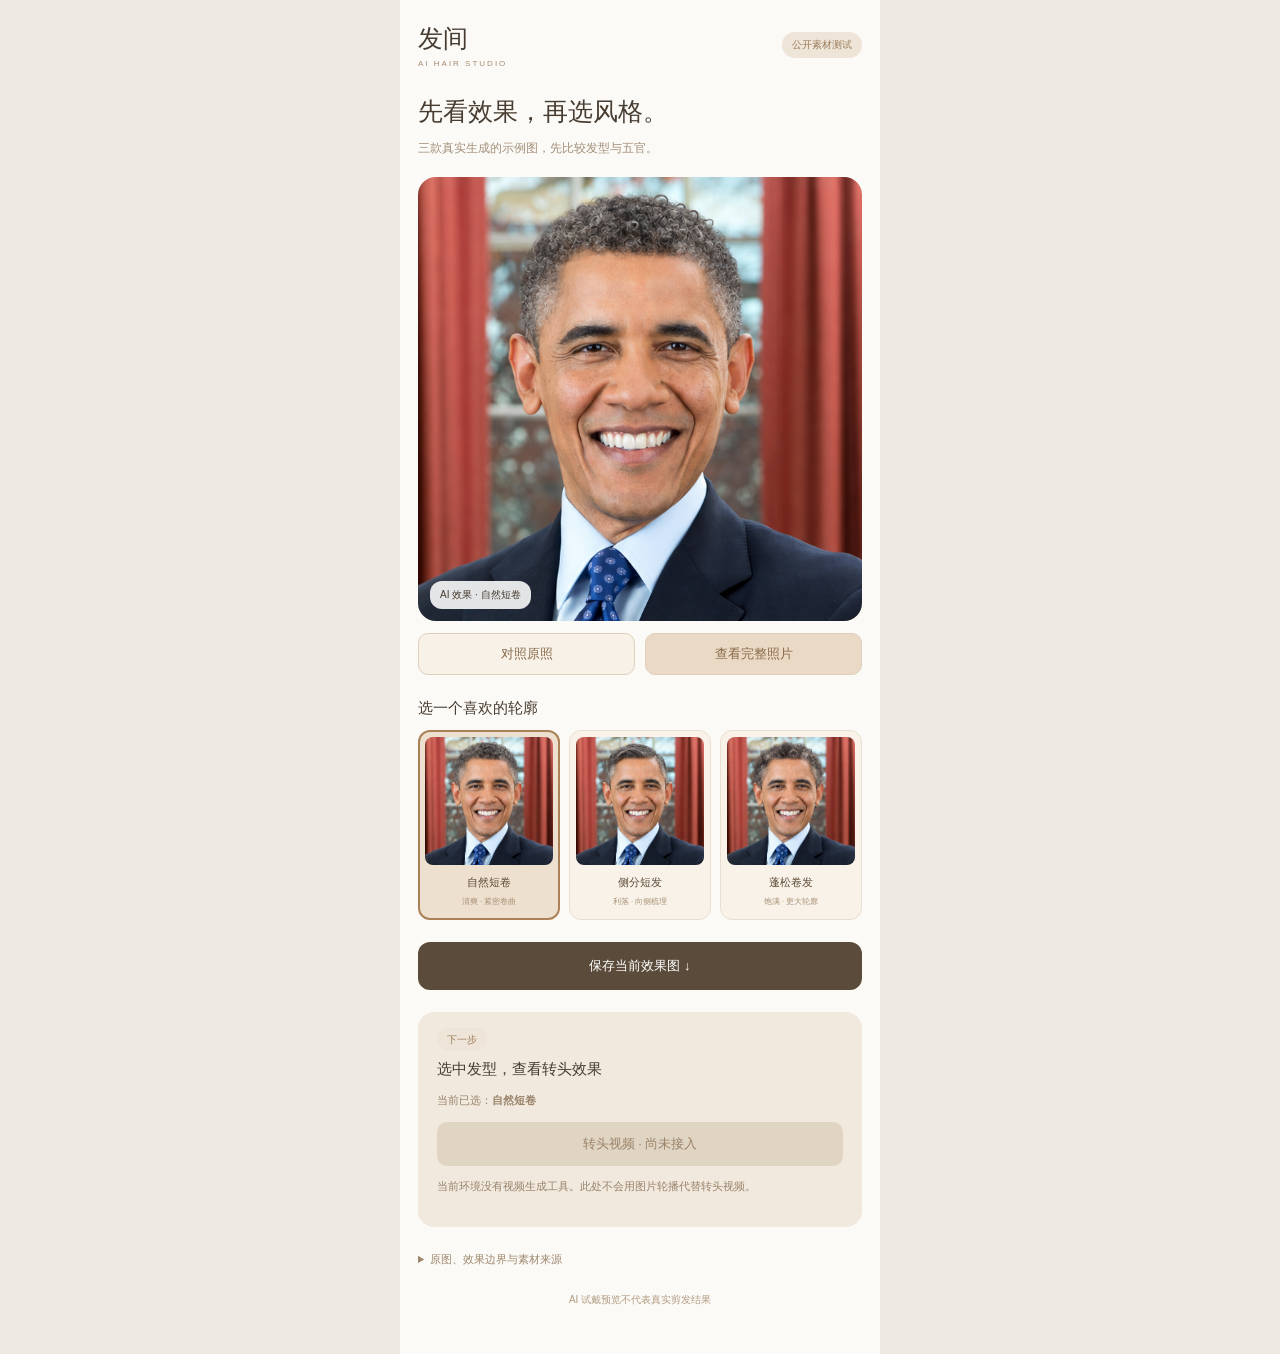
<file: docs/ai-tryon.html>
<!doctype html><html lang="zh-CN"><head><meta charset="utf-8"><meta name="viewport" content="width=device-width,initial-scale=1"><title>发间 · AI 发型试戴</title><link rel="stylesheet" href="ai-tryon.css"></head><body><main><header><span>发间 <small>AI HAIR STUDIO</small></span><span class="tag">公开素材测试</span></header><h1>先看效果，再选风格。</h1><p class="intro">三款真实生成的示例图，先比较发型与五官。</p><section class="preview" id="preview"><img id="result" src="assets/ai-tryon/crop.png" alt="AI 生成的自然短卷示例"><span class="image-label" id="image-label">AI 效果 · 自然短卷</span></section><div class="tools"><button id="original" aria-pressed="false">对照原照</button><button id="zoom" aria-pressed="true">查看完整照片</button></div><h2>选一个喜欢的轮廓</h2><div class="choices"><button data-style="crop" class="active" aria-pressed="true"><div><img src="assets/ai-tryon/crop.png" alt="自然短卷缩略图"></div><b>自然短卷</b><small>清爽 · 紧密卷曲</small></button><button data-style="part" aria-pressed="false"><div><img src="assets/ai-tryon/part.png" alt="侧分短发缩略图"></div><b>侧分短发</b><small>利落 · 向侧梳理</small></button><button data-style="curls" aria-pressed="false"><div><img src="assets/ai-tryon/curls.png" alt="蓬松卷发缩略图"></div><b>蓬松卷发</b><small>饱满 · 更大轮廓</small></button></div><a id="download" class="primary" href="assets/ai-tryon/crop.png" download="AI示例-自然短卷.png">保存当前效果图 ↓</a><section class="video"><span class="tag">下一步</span><h2>选中发型，查看转头效果</h2><p>当前已选：<strong id="chosen">自然短卷</strong></p><button disabled>转头视频 · 尚未接入</button><p>当前环境没有视频生成工具。此处不会用图片轮播代替转头视频。</p></section><details><summary>原图、效果边界与素材来源</summary><p>这些是预先生成的二维效果图，选择卡片只是切换已生成的结果。尚不支持上传本人照片后在线生成，也不支持实时调节长度、蓬松度。</p><p>三张结果保留了相近的表情和构图，但不保证像素级五官一致。第三款实际生成的是较蓬松卷发，未严格达到提示中的中长长度。侧面一致性尚未验证。</p><p>原照：Pete Souza / 白宫官方肖像，公有领域，仅作技术测试，无代言含义。<a href="https://commons.wikimedia.org/wiki/File:President_Barack_Obama.jpg" target="_blank" rel="noopener">来源说明</a> · <a href="assets/ai-tryon/GENERATION.md">生成记录</a></p></details><p class="foot">AI 试戴预览不代表真实剪发结果</p><p id="error" role="alert"></p></main><script src="ai-tryon.js"></script></body></html>
</file>
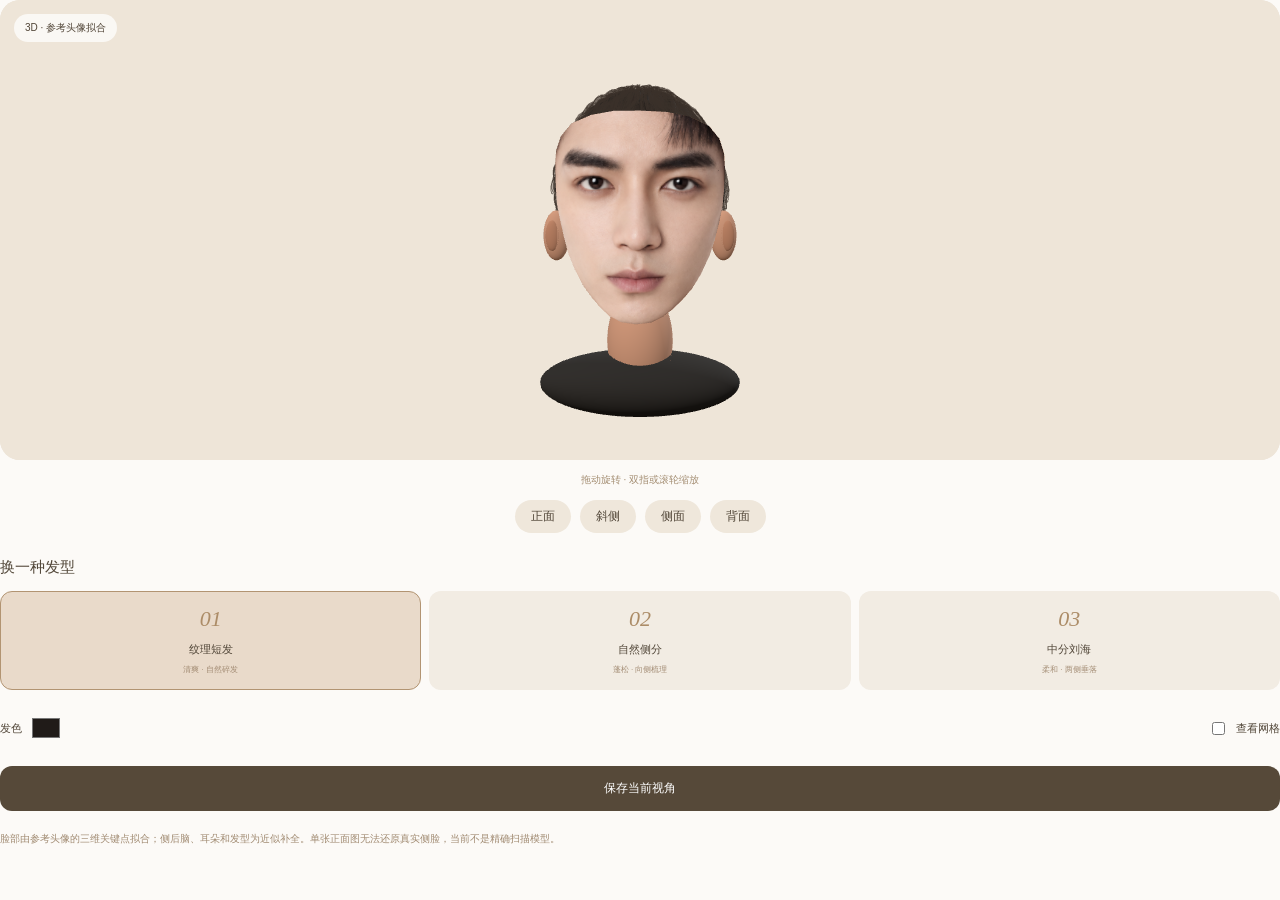
<file: docs/avatar3d.html>
<!doctype html><html lang="zh-CN"><head><meta charset="utf-8"><meta name="viewport" content="width=device-width,initial-scale=1"><title>参考头像三维试戴</title><link rel="stylesheet" href="avatar3d.css"></head><body><div id="stage"><p id="status" role="status">正在加载参考头像网格…</p><span class="badge">3D · 参考头像拟合</span></div><p class="hint">拖动旋转 · 双指或滚轮缩放</p><div class="views"><button data-angle="0">正面</button><button data-angle="0.65">斜侧</button><button data-angle="1.57">侧面</button><button data-angle="3.14">背面</button></div><h2>换一种发型</h2><div class="hairstyles"><button data-hair="crop" class="active" aria-pressed="true"><b>01</b>纹理短发<small>清爽 · 自然碎发</small></button><button data-hair="part" aria-pressed="false"><b>02</b>自然侧分<small>蓬松 · 向侧梳理</small></button><button data-hair="curtain" aria-pressed="false"><b>03</b>中分刘海<small>柔和 · 两侧垂落</small></button></div><div class="options"><label>发色 <input type="color" id="hair-color" value="#201b18"></label><label><input id="wire" type="checkbox"> 查看网格</label></div><button id="download">保存当前视角</button><p class="note">脸部由参考头像的三维关键点拟合；侧后脑、耳朵和发型为近似补全。单张正面图无法还原真实侧脸，当前不是精确扫描模型。</p><script type="module" src="avatar3d.js"></script></body></html>
</file>
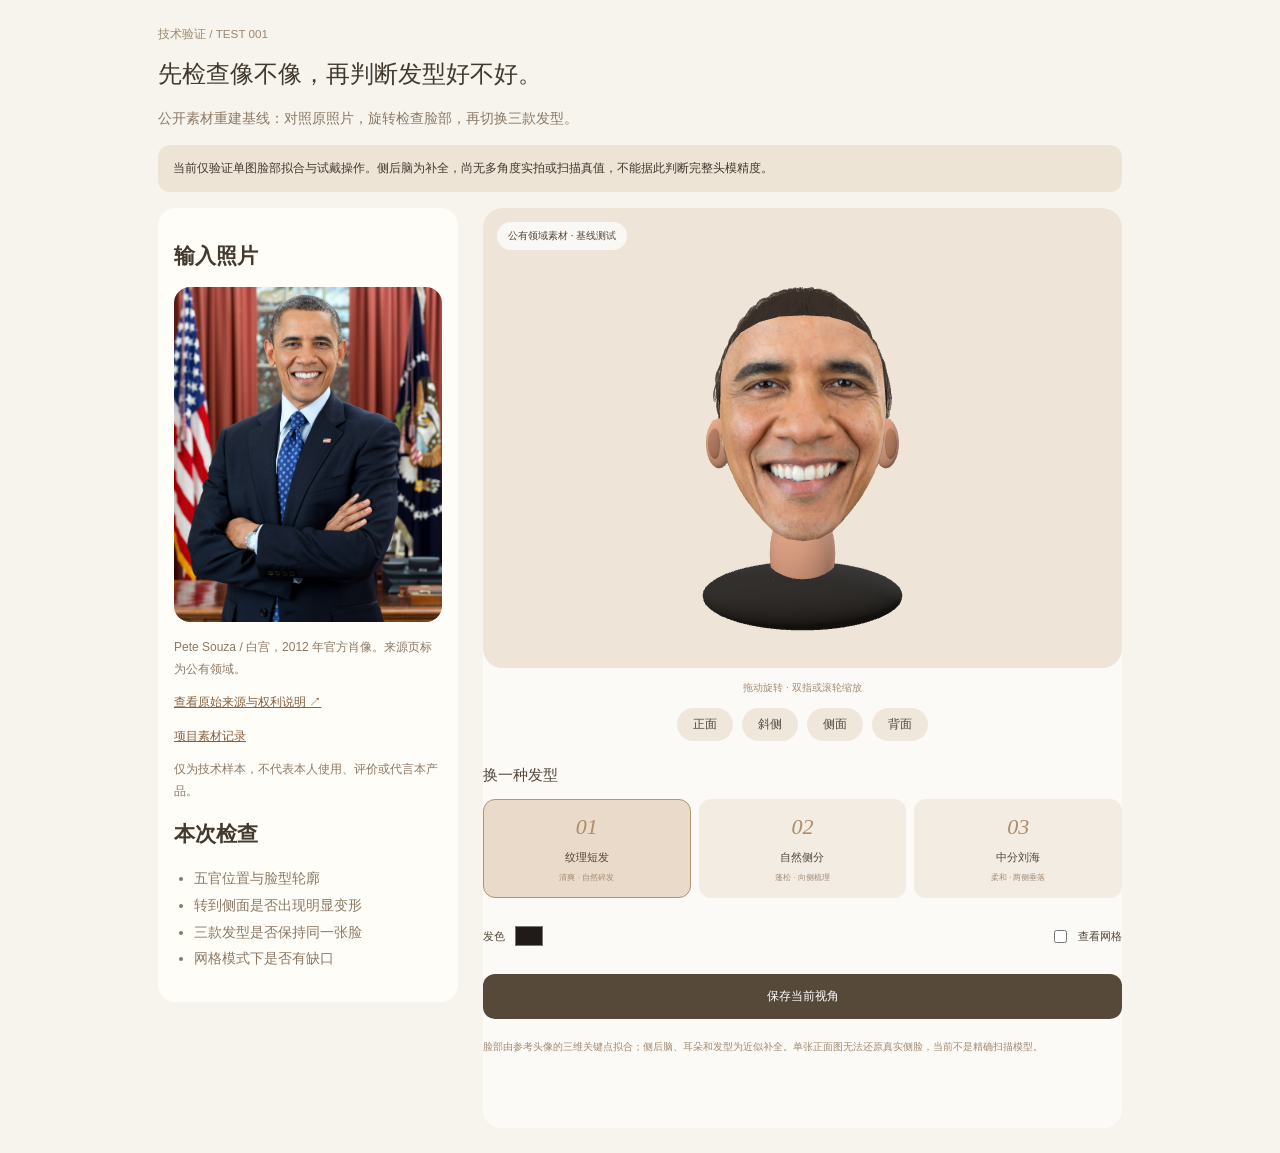
<file: docs/public-test.html>
<!doctype html><html lang="zh-CN"><head><meta charset="utf-8"><meta name="viewport" content="width=device-width,initial-scale=1"><title>公开素材 · 头模验证</title><style>
*{box-sizing:border-box}body{margin:0;background:#f7f4ee;color:#42392f;font:14px 'Microsoft YaHei',sans-serif}main{max-width:1000px;margin:auto;padding:25px 18px}h1{font-size:24px;font-weight:500}p{line-height:1.8;color:#8b7965}.grid{display:grid;grid-template-columns:300px 1fr;gap:25px}.source img{width:100%;border-radius:16px}.source{background:#fffdf8;padding:16px;border-radius:18px;align-self:start}.source a{color:#85603f}.source p{font-size:12px}iframe{width:100%;height:920px;border:0;border-radius:18px}small{color:#9b876e}.notice{padding:15px;background:#ede4d6;border-radius:12px;font-size:12px}ul{line-height:1.9;color:#8b7965;padding-left:20px}@media(max-width:700px){.grid{grid-template-columns:1fr}.source img{height:200px;object-fit:contain}.source h2{font-size:16px}iframe{height:940px}}
</style></head><body><main><small>技术验证 / TEST 001</small><h1>先检查像不像，再判断发型好不好。</h1><p>公开素材重建基线：对照原照片，旋转检查脸部，再切换三款发型。</p><div class="notice">当前仅验证单图脸部拟合与试戴操作。侧后脑为补全，尚无多角度实拍或扫描真值，不能据此判断完整头模精度。</div><br><div class="grid"><section class="source"><h2>输入照片</h2><img src="assets/public-test/portrait.jpg" alt="Pete Souza 拍摄的奥巴马官方肖像，作为头模技术测试素材"><p>Pete Souza / 白宫，2012 年官方肖像。来源页标为公有领域。</p><p><a href="https://commons.wikimedia.org/wiki/File:President_Barack_Obama.jpg" target="_blank" rel="noopener">查看原始来源与权利说明 ↗</a></p><p><a href="assets/public-test/SOURCE.md">项目素材记录</a></p><p>仅为技术样本，不代表本人使用、评价或代言本产品。</p><h2>本次检查</h2><ul><li>五官位置与脸型轮廓</li><li>转到侧面是否出现明显变形</li><li>三款发型是否保持同一张脸</li><li>网格模式下是否有缺口</li></ul></section><iframe src="avatar3d.html?sample=public-test" title="公开素材三维头模与三款发型测试"></iframe></div></main></body></html>
</file>
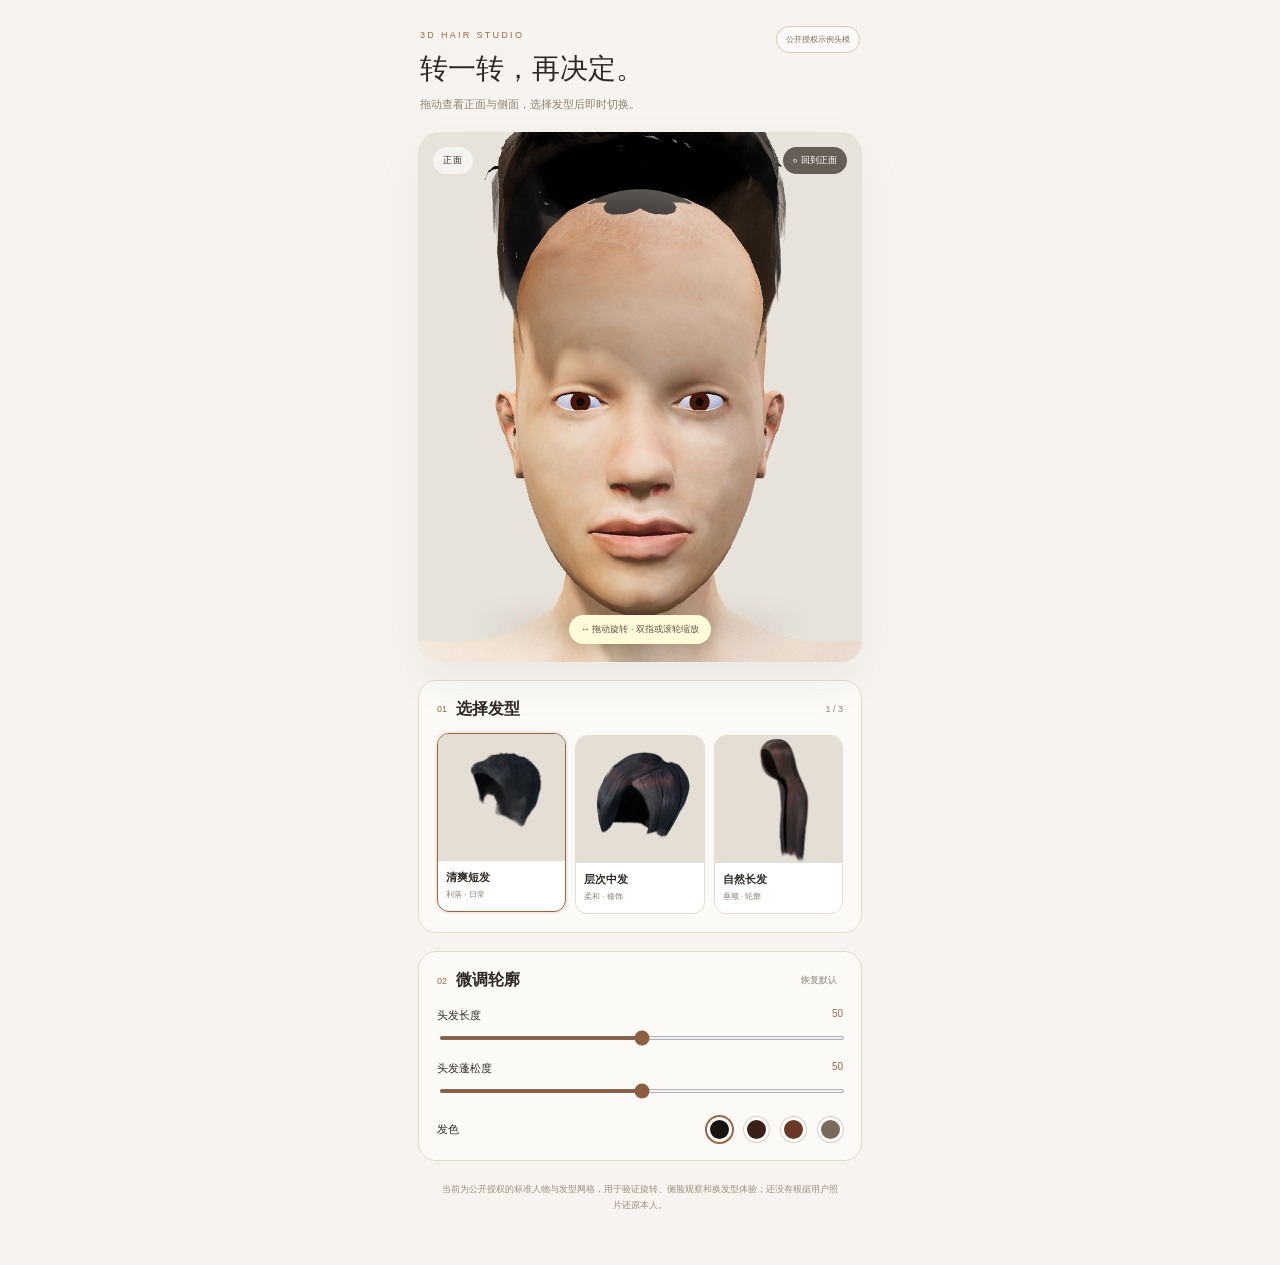
<file: docs/salon3d.html>
<!doctype html>
<html lang="zh-CN">
<head>
  <meta charset="utf-8">
  <meta name="viewport" content="width=device-width,initial-scale=1,viewport-fit=cover">
  <title>发间 · 3D 发型试戴</title>
  <link rel="stylesheet" href="salon3d.css">
</head>
<body>
  <main>
    <header class="page-head">
      <div>
        <span class="kicker">3D HAIR STUDIO</span>
        <h1>转一转，再决定。</h1>
        <p>拖动查看正面与侧面，选择发型后即时切换。</p>
      </div>
      <span class="demo-badge">公开授权示例头模</span>
    </header>

    <section class="viewer-card" aria-label="可旋转三维头模">
      <div id="viewport"></div>
      <div id="loading" role="status"><span></span><b>正在准备 3D 头模</b><small>首次打开需要加载模型与纹理</small></div>
      <div class="viewer-top">
        <span id="view-label">正面</span>
        <button id="reset" type="button">↻ 回到正面</button>
      </div>
      <div class="drag-hint">↔ 拖动旋转 · 双指或滚轮缩放</div>
    </section>

    <section class="panel">
      <div class="section-title"><div><small>01</small><h2>选择发型</h2></div><span id="style-count">1 / 3</span></div>
      <div class="styles" role="radiogroup" aria-label="发型选择">
        <button class="style active" type="button" data-style="short" role="radio" aria-checked="true">
          <img src="assets/salon3d/thumb-short01.png" alt="清爽短发预览"><b>清爽短发</b><small>利落 · 日常</small>
        </button>
        <button class="style" type="button" data-style="bob" role="radio" aria-checked="false">
          <img src="assets/salon3d/thumb-bob01.png" alt="层次中发预览"><b>层次中发</b><small>柔和 · 修饰</small>
        </button>
        <button class="style" type="button" data-style="long" role="radio" aria-checked="false">
          <img src="assets/salon3d/thumb-long01.png" alt="自然长发预览"><b>自然长发</b><small>垂顺 · 轮廓</small>
        </button>
      </div>
    </section>

    <section class="panel adjustments">
      <div class="section-title"><div><small>02</small><h2>微调轮廓</h2></div><button id="restore" type="button">恢复默认</button></div>
      <label><span>头发长度 <output id="length-value">50</output></span><input id="length" type="range" min="0" max="100" value="50"></label>
      <label><span>头发蓬松度 <output id="volume-value">50</output></span><input id="volume" type="range" min="0" max="100" value="50"></label>
      <div class="color-row"><span>发色</span><div role="radiogroup" aria-label="发色选择">
        <button class="color active" type="button" data-color="#171412" style="--swatch:#171412" aria-label="自然黑" aria-checked="true"></button>
        <button class="color" type="button" data-color="#3a2117" style="--swatch:#3a2117" aria-label="深棕" aria-checked="false"></button>
        <button class="color" type="button" data-color="#6a3925" style="--swatch:#6a3925" aria-label="暖棕" aria-checked="false"></button>
        <button class="color" type="button" data-color="#786b5c" style="--swatch:#786b5c" aria-label="雾灰棕" aria-checked="false"></button>
      </div></div>
    </section>

    <p class="boundary">当前为公开授权的标准人物与发型网格，用于验证旋转、侧脸观察和换发型体验；还没有根据用户照片还原本人。</p>
    <p id="error" role="alert"></p>
  </main>
  <script type="module" src="salon3d.js"></script>
</body>
</html>
</file>
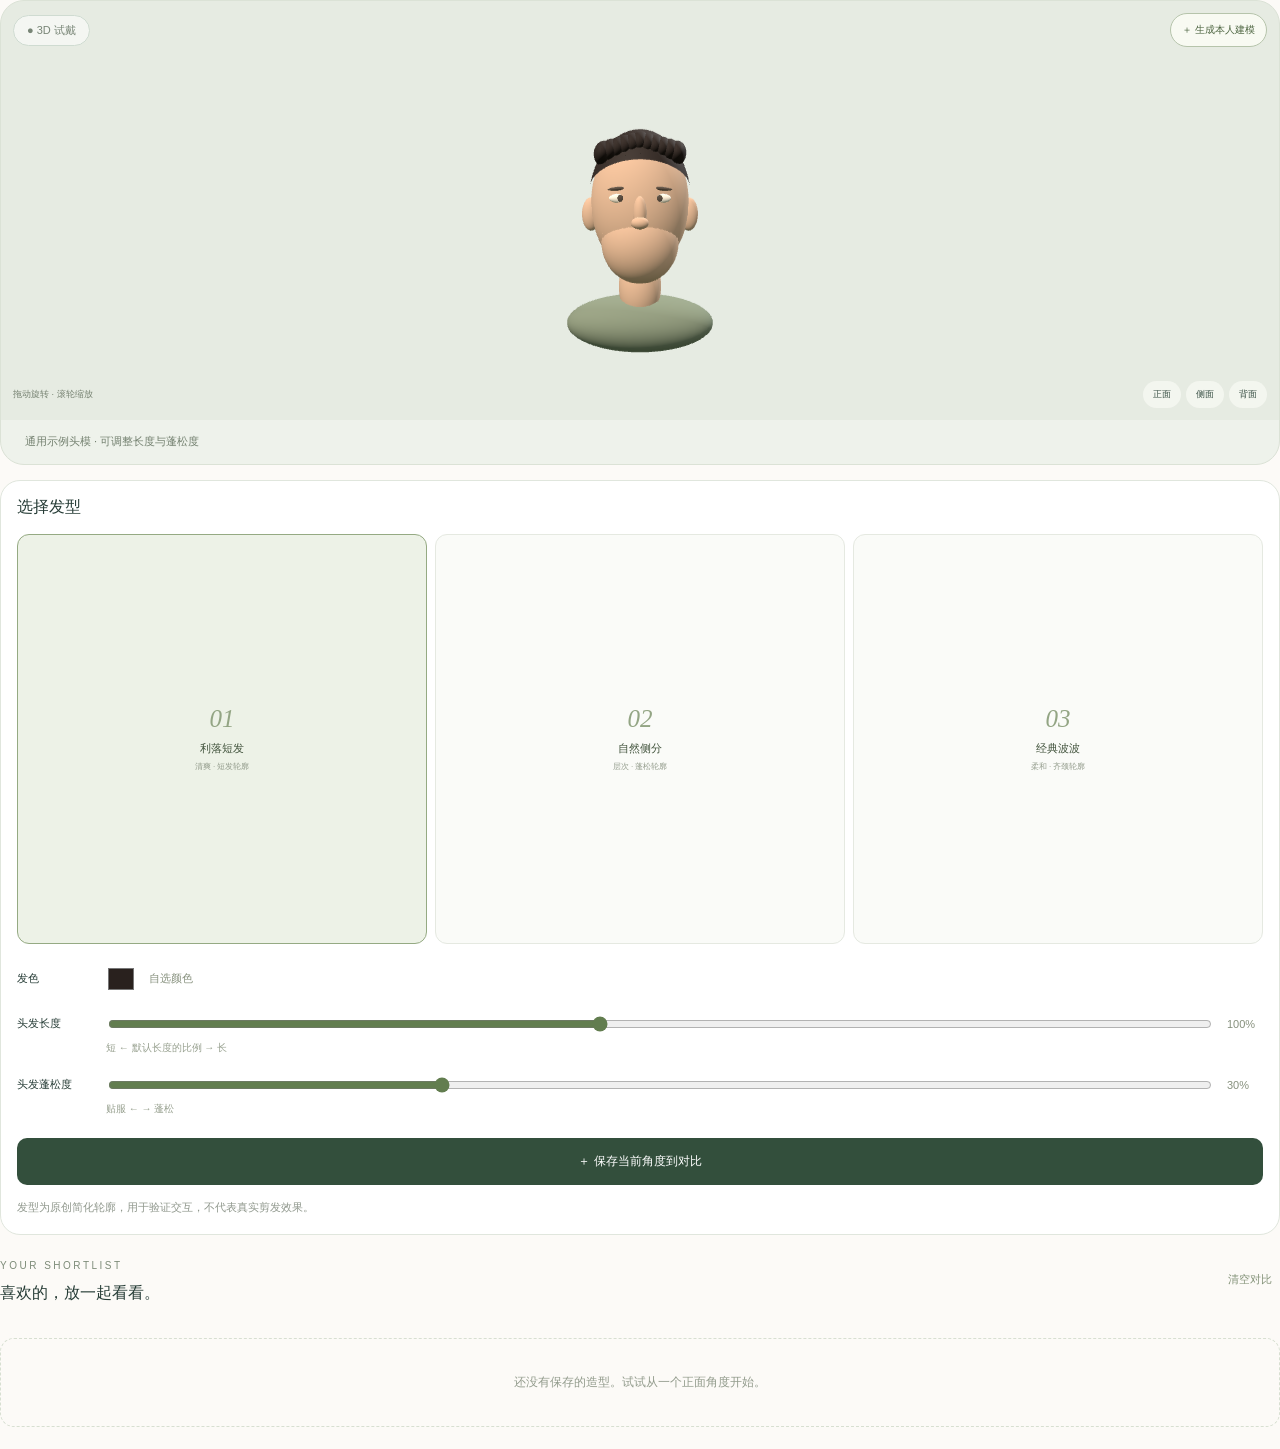
<file: docs/studio.html>
<!doctype html>
<html lang="zh-CN">
<head><meta charset="utf-8"><meta name="viewport" content="width=device-width, initial-scale=1"><title>发型实验室 · Hair Studio</title><link rel="stylesheet" href="studio.css"></head>
<body class="embedded">
<header><a class="brand" href="/">◒ <span>发型实验室<small>HAIR STUDIO</small></span></a><span class="pill">早期体验 · 01</span></header>
<main>
<div class="intro"><span class="eyebrow">A LITTLE CHANGE, A NEW YOU</span><h1>换个发型，<em>看看新的自己。</em></h1><p>转一转，看清每个角度。把喜欢的造型放在一起比较。</p></div>
<div class="workspace">
<section class="viewer-panel"><div class="viewer-top"><span class="pill">● 3D 试戴</span><button id="open-photos" class="generate-button" aria-haspopup="dialog">＋ 生成本人建模</button></div><div id="viewport" aria-label="三维示例头模，拖动可旋转"><p id="loading">正在准备三维试戴…</p></div><div class="viewer-bottom"><span>拖动旋转 · 滚轮缩放</span><div><button id="front">正面</button><button id="side">侧面</button><button id="back">背面</button></div></div><div class="notice">通用示例头模 · 可调整长度与蓬松度</div></section>
<aside>

<section class="card"><h2>选择发型</h2><div class="styles"><button data-style="crop" class="style active" aria-pressed="true"><b>01</b><span>利落短发<small>清爽 · 短发轮廓</small></span><i>↗</i></button><button data-style="part" class="style" aria-pressed="false"><b>02</b><span>自然侧分<small>层次 · 蓬松轮廓</small></span><i>↗</i></button><button data-style="bob" class="style" aria-pressed="false"><b>03</b><span>经典波波<small>柔和 · 齐颈轮廓</small></span><i>↗</i></button></div><div class="control"><label for="color">发色</label><input id="color" type="color" value="#29211e"><span id="color-name">自选颜色</span></div><div class="control"><label for="length">头发长度</label><input id="length" type="range" min="60" max="150" value="100" aria-describedby="length-help"><output id="length-value" for="length">100%</output></div><p class="slider-help" id="length-help">短 ← 默认长度的比例 → 长</p><div class="control"><label for="volume">头发蓬松度</label><input id="volume" type="range" min="0" max="100" value="30"><output id="volume-value" for="volume">30%</output></div><p class="slider-help">贴服 ← → 蓬松</p><button id="save" class="primary">＋ 保存当前角度到对比</button><p class="hint">发型为原创简化轮廓，用于验证交互，不代表真实剪发效果。</p></section>
</aside></div>
<section class="comparison"><div class="section-title"><div><span class="eyebrow">YOUR SHORTLIST</span><h2>喜欢的，放一起看看。</h2></div><button id="clear-saved" class="text-button">清空对比</button></div><div id="saved" class="saved"><p class="empty">还没有保存的造型。试试从一个正面角度开始。</p></div></section>
<footer>发型实验室 / 本地技术原型 <span>照片不会上传 · 无付费服务</span></footer>
</main><dialog id="photo-dialog" aria-labelledby="photo-dialog-title"><div class="dialog-heading"><h2 id="photo-dialog-title">生成本人建模</h2><button id="close-photos" aria-label="关闭照片准备窗口">×</button></div><section class="card"><div class="section-title"><h2><span>01</span> 准备你的照片</h2><button id="clear" class="text-button">清除</button></div><p class="hint">自然光、露出额头、保持平视，每张不超过 10 MB。</p><div class="photos" id="photos"></div><p id="photo-status" class="hint" aria-live="polite">照片仅保留在当前页面，刷新后清除。</p></section><p class="dialog-note">个人头模生成功能尚未接入，目前可准备和预览照片，不会上传。</p><button id="done-photos" class="primary">完成照片准备</button></dialog><div id="toast" role="status"></div><script type="module" src="app.js"></script>
</body></html>
</file>
<file: docs/ai-tryon.css>
*{box-sizing:border-box}body{margin:0;background:#eeeae3;color:#473c31;font:13px 'Microsoft YaHei',sans-serif}main{max-width:480px;margin:auto;padding:22px 18px 35px;background:#fcfaf6;min-height:100vh}header{display:flex;align-items:center;justify-content:space-between}header>span:first-child{font-size:25px;font-family:serif}header small{display:block;letter-spacing:2px;font:8px sans-serif;margin-top:4px;color:#a18a70}.tag{font-size:10px;padding:6px 10px;border-radius:15px;background:#eee4d7;color:#9b7d5d}h1{font-size:25px;font-weight:500;margin:27px 0 10px}h2{font-size:15px;font-weight:500}.intro{font-size:12px;color:#a28f78;margin-bottom:20px}.preview{position:relative;aspect-ratio:1;overflow:hidden;border-radius:18px;background:#eee2d2}.preview>img{position:absolute;width:180%;max-width:none;left:-40%;top:0;display:block}.preview.full{aspect-ratio:4/5}.preview.full>img{width:100%;left:0}.image-label{position:absolute;bottom:12px;left:12px;padding:7px 10px;background:#ffffffdf;border-radius:12px;font-size:10px}.tools{display:flex;gap:10px;margin:12px 0 24px}button{font:inherit;cursor:pointer}button:focus-visible,a:focus-visible{outline:3px solid #b68a60;outline-offset:3px}.tools button{flex:1;padding:11px;border:1px solid #dfcfbb;background:#f7f1e8;border-radius:10px;color:#896a49}.tools button[aria-pressed=true]{background:#e9d9c5}.choices{display:grid;grid-template-columns:repeat(3,minmax(0,1fr));gap:9px}.choices button{padding:6px 6px 12px;border:1px solid #e9dfd1;border-radius:12px;background:#f8f2e9;color:#5e4a35;overflow:hidden}.choices button.active{border:2px solid #ab8257;background:#ede0ce;padding:5px 5px 11px}.choices button>div{position:relative;aspect-ratio:1;overflow:hidden;border-radius:8px}.choices img{position:absolute;width:180%;left:-40%;top:0}.choices b{display:block;font-size:11px;font-weight:500;margin-top:10px}.choices small{display:block;font-size:8px;margin-top:6px;color:#ab9377}.primary{display:block;text-align:center;text-decoration:none;padding:15px;background:#5a4b3a;color:white;border-radius:12px;margin:22px 0}.video{background:#f1e9de;border-radius:16px;padding:19px;margin-top:22px}.video p{font-size:11px;color:#99836a;line-height:1.8}.video button{width:100%;padding:13px;background:#e0d4c2;border:0;border-radius:10px;color:#998268;cursor:not-allowed}details{margin-top:25px;font-size:11px;color:#9e876d}summary{cursor:pointer}details p{line-height:1.9}details a{color:#8d6941}.foot{text-align:center;font-size:10px;color:#b09a80;margin-top:26px}#error{color:#b04c37;font-size:12px}
</file>
<file: docs/avatar3d.css>
*{box-sizing:border-box}body{margin:0;background:#fcfaf7;font:12px "Microsoft YaHei",sans-serif;color:#514638}button{font:inherit;cursor:pointer;color:inherit;border:0}#stage{position:relative;width:100%;height:460px;border-radius:20px;overflow:hidden;background:#eee5d8;touch-action:none}#stage canvas{display:block;width:100%;height:100%}#status{position:absolute;top:44%;width:100%;text-align:center;padding:20px;line-height:1.8}.badge{position:absolute;left:14px;top:14px;background:#ffffffb5;border-radius:15px;padding:7px 11px;font-size:10px;pointer-events:none}.hint{font-size:10px;color:#a48e73;text-align:center;margin:13px 0}.views{display:flex;justify-content:center;gap:9px}.views button{padding:8px 16px;background:#efe7db;border-radius:20px}h2{font-size:15px;font-weight:500;margin:25px 0 14px}.hairstyles{display:grid;grid-template-columns:repeat(3,1fr);gap:8px}.hairstyles button{padding:14px 4px;background:#f2ece3;border-radius:12px;font-size:11px;border:1px solid transparent}.hairstyles button.active{background:#e9daca;border-color:#b29472}.hairstyles b{display:block;font:italic 22px Georgia;color:#ac8c67;margin-bottom:10px}.hairstyles small{display:block;font-size:8px;color:#a38c74;margin-top:7px}.options{display:flex;justify-content:space-between;align-items:center;margin:24px 0;font-size:11px}.options label{display:flex;align-items:center;gap:8px}.options input[type=color]{width:32px;height:28px;padding:0;border:0;background:none}#download{width:100%;padding:14px;background:#564939;color:#fff;border-radius:12px}.note{font-size:10px;line-height:1.9;color:#a08a71;margin-top:18px}button:focus-visible{outline:3px solid #a97853}
</file>
<file: docs/salon3d.css>
:root{color-scheme:light;--ink:#2e2924;--muted:#8d8174;--line:#e4dbcf;--paper:#fbfaf7;--accent:#9a6745;--dark:#463d35}*{box-sizing:border-box}html,body{margin:0;background:#f7f4ef;color:var(--ink);font-family:Inter,"Microsoft YaHei",sans-serif}button,input{font:inherit}button{color:inherit}.page-head{padding:24px 2px 18px;display:flex;align-items:flex-start;justify-content:space-between;gap:12px}.kicker{font-size:9px;letter-spacing:2.3px;color:var(--accent)}h1{font-family:serif;font-size:28px;font-weight:500;margin:8px 0 7px}.page-head p{font-size:11px;line-height:1.7;color:var(--muted);margin:0}.demo-badge{flex:none;margin-top:2px;border:1px solid #d8c9b7;border-radius:20px;padding:7px 9px;font-size:8px;color:#826b55;background:#fff9}main{max-width:444px;margin:auto;padding:0 0 32px}.viewer-card{position:relative;height:530px;overflow:hidden;border-radius:21px;background:radial-gradient(circle at 50% 28%,#f7f3ec 0,#e8e3da 65%,#ddd7cd 100%);box-shadow:inset 0 0 0 1px #fff8,0 18px 45px #40301f10;touch-action:none}.viewer-card:after{content:"";position:absolute;left:15%;right:15%;bottom:25px;height:22px;border-radius:50%;background:#4d403326;filter:blur(12px);pointer-events:none}#viewport,#viewport canvas{width:100%;height:100%;display:block}#loading{position:absolute;inset:0;z-index:5;display:grid;place-content:center;justify-items:center;gap:9px;background:#ece7df}#loading span{width:34px;height:34px;border:2px solid #d2c5b7;border-top-color:#8f6348;border-radius:50%;animation:spin .9s linear infinite}#loading b{font-size:12px;font-weight:600}#loading small{font-size:9px;color:var(--muted)}@keyframes spin{to{transform:rotate(360deg)}}.viewer-top{position:absolute;left:15px;right:15px;top:15px;z-index:3;display:flex;align-items:center;justify-content:space-between;pointer-events:none}.viewer-top span{padding:7px 10px;border-radius:20px;background:#fff9;backdrop-filter:blur(8px);font-size:9px;letter-spacing:1px}.viewer-top button{pointer-events:auto;border:0;border-radius:18px;padding:7px 10px;background:#403932c7;color:#fff;font-size:9px}.drag-hint{position:absolute;bottom:18px;left:50%;z-index:3;transform:translateX(-50%);white-space:nowrap;border-radius:19px;padding:8px 12px;background:#fffbd9;color:#5d5147;font-size:9px;box-shadow:0 4px 15px #35271912}.panel{margin-top:18px;padding:18px;border-radius:18px;background:var(--paper);border:1px solid var(--line)}.section-title{display:flex;align-items:center;justify-content:space-between;margin-bottom:15px}.section-title>div{display:flex;align-items:center;gap:9px}.section-title small{font-size:9px;color:var(--accent)}h2{font-size:16px;margin:0;font-weight:600}.section-title>span,.section-title>button{border:0;background:none;color:var(--muted);font-size:9px}.styles{display:grid;grid-template-columns:repeat(3,minmax(0,1fr));gap:9px}.style{min-width:0;padding:0 0 11px;overflow:hidden;text-align:left;border:1px solid #e7ded2;border-radius:12px;background:#fff;transition:.2s}.style img{display:block;width:100%;aspect-ratio:1;object-fit:cover;background:#e5ded5}.style b,.style small{display:block;padding:0 8px;white-space:nowrap;overflow:hidden;text-overflow:ellipsis}.style b{font-size:11px;margin-top:9px}.style small{font-size:8px;color:var(--muted);margin-top:4px}.style.active{border-color:#956542;box-shadow:0 0 0 2px #95654218;transform:translateY(-2px)}.adjustments label{display:block;margin:17px 0}.adjustments label>span,.color-row>span{display:flex;justify-content:space-between;font-size:11px}.adjustments output{color:var(--accent);font-size:10px}input[type=range]{width:100%;height:4px;margin-top:13px;accent-color:#8c5f42}.color-row{display:flex;align-items:center;justify-content:space-between;margin-top:20px}.color-row>div{display:flex;gap:12px}.color{width:25px;height:25px;border:3px solid #fff;border-radius:50%;background:var(--swatch);box-shadow:0 0 0 1px #d8cdc1}.color.active{box-shadow:0 0 0 2px var(--accent)}.boundary{font-size:9px;line-height:1.8;color:#9b8d7e;text-align:center;padding:2px 20px;margin:18px 0}#error{display:none;padding:12px;border-radius:10px;background:#f9e8e3;color:#a24938;font-size:11px;line-height:1.7}@media(max-width:360px){.viewer-card{height:470px}.page-head{display:block}.demo-badge{display:inline-block;margin-top:12px}}
</file>
<file: docs/studio.css>
:root{font-family:Inter,"Microsoft YaHei",sans-serif;color:#263c36;background:#f6f7f3;font-synthesis:none}*{box-sizing:border-box}body{margin:0}button,input{font:inherit}button{cursor:pointer}button:focus-visible,a:focus-visible,input:focus-visible{outline:3px solid #c19a4b;outline-offset:4px}header{max-width:1320px;margin:auto;padding:26px 40px;display:flex;align-items:center;justify-content:space-between;border-bottom:1px solid #dde3db}.brand{color:inherit;text-decoration:none;display:flex;align-items:center;gap:12px;font-size:32px}.brand span{font-size:17px;font-weight:700}.brand small{display:block;font-size:9px;letter-spacing:3px;margin-top:5px}.pill{border:1px solid #cfdbd1;border-radius:20px;padding:7px 13px;font-size:11px;background:#ffffff90}main{max-width:1320px;margin:auto;padding:42px 40px 20px}.eyebrow{font-size:10px;letter-spacing:2.5px;color:#7d8b78}.intro h1{font-size:clamp(25px,3vw,39px);font-weight:500;letter-spacing:-1px;margin:15px 0}.intro em{font-style:normal;color:#7b906f}.intro p{font-size:13px;color:#7b847d;margin-bottom:32px}.workspace{display:grid;grid-template-columns:minmax(0,1.4fr) minmax(340px,1fr);gap:24px}.viewer-panel{background:#e6ebe2;border:1px solid #dbe2d6;border-radius:24px;position:relative;overflow:hidden;display:flex;flex-direction:column}.viewer-top{display:flex;align-items:center;justify-content:space-between;padding:22px 24px;font-size:11px;color:#788576}#viewport{height:480px;position:relative;flex:1;min-height:360px;touch-action:none}#viewport canvas{display:block;width:100%;height:100%}#loading{position:absolute;inset:40% 0;text-align:center;font-size:13px}.viewer-bottom{display:flex;align-items:center;justify-content:space-between;padding:16px 24px;font-size:11px;color:#758170}.viewer-bottom button{border:0;background:#f8faf5bd;border-radius:20px;padding:9px 14px;margin-left:5px;color:#395045}.notice{padding:12px 24px;background:#ffffff50;color:#73806f;font-size:11px;line-height:1.8}aside{display:grid;gap:18px}.card{background:#fff;border:1px solid #e0e6dd;border-radius:20px;padding:23px}.section-title{display:flex;align-items:center;justify-content:space-between;gap:12px}h2{font-size:16px;font-weight:500;margin:0 0 16px}h2>span{font-size:11px;color:#97a391;margin-right:10px}.section-title h2{margin-bottom:0}.hint{color:#90988d;font-size:11px;line-height:1.8;margin:13px 0 0}.photos{display:grid;grid-template-columns:repeat(3,1fr);gap:10px;margin-top:16px}.photo{height:102px;border:1px dashed #cbd6c6;border-radius:12px;display:flex;flex-direction:column;align-items:center;justify-content:center;gap:8px;font-size:11px;color:#71816b;cursor:pointer;position:relative;overflow:hidden;background:#f9faf7}.photo b{font-size:22px;font-weight:400}.photo input{position:absolute;inset:0;opacity:0;width:100%;height:100%;cursor:pointer}.photo img{width:100%;height:100%;object-fit:cover}.photo:focus-within{outline:3px solid #c19a4b}.styles{display:grid;gap:8px}.style{display:flex;align-items:center;gap:16px;text-align:left;border:1px solid #e5e9e1;background:#fafbf8;border-radius:12px;padding:14px;color:#40523b}.style.active{background:#edf2e7;border-color:#95aa83}.style b{font:italic 24px Georgia;color:#93a584}.style span{flex:1;font-size:13px}.style small{display:block;font-size:10px;color:#929b8b;margin-top:5px}.style i{font-style:normal}.control{display:flex;align-items:center;gap:13px;margin-top:20px;font-size:11px}.control label{width:50px}.control input[type=range]{min-width:30px;flex:1;accent-color:#627d4f}.control input[type=color]{width:30px;height:30px;border:0;background:none;padding:0}.control output{width:36px;color:#86907d}.control span{color:#86907d}.primary{margin-top:22px;width:100%;padding:15px;border:0;border-radius:10px;background:#334f3c;color:#fff;font-size:12px}.primary:hover{background:#4b6954}.text-button{border:0;background:transparent;color:#839278;font-size:11px;padding:8px}.comparison{margin-top:38px}.comparison h2{margin-top:10px}.saved{display:flex;gap:16px;overflow:auto;margin-top:22px;padding-bottom:10px}.empty{width:100%;text-align:center;border:1px dashed #d7dfd1;border-radius:14px;padding:35px;color:#929b8c;font-size:12px}.saved article{flex:0 0 210px;background:#fff;border:1px solid #dde4d7;border-radius:14px;overflow:hidden}.saved img{width:100%;display:block}.saved article div{padding:12px;display:flex;justify-content:space-between;font-size:11px}.saved a{color:#547549}footer{font-size:10px;color:#939c8d;display:flex;justify-content:space-between;margin-top:35px;padding:20px 0;border-top:1px solid #e1e6dc}#toast{position:fixed;bottom:28px;left:50%;transform:translateX(-50%);background:#2e4538;color:white;border-radius:12px;padding:13px 20px;font-size:12px;display:none;z-index:5;max-width:90vw}@media(max-width:760px){header{padding:20px}main{padding:28px 18px}.workspace{grid-template-columns:1fr}#viewport{height:390px;flex:auto;min-height:0}.viewer-top{padding:16px}.viewer-bottom{padding:12px}.viewer-bottom button{padding:8px 11px}.intro h1 em{display:block;margin-top:8px}.card{padding:20px}.notice{padding:10px 16px}footer{gap:15px;line-height:1.8}.saved article{flex-basis:170px}}
:is(body.embedded) {background:#fcfaf7}
body.embedded>header,body.embedded .intro,body.embedded footer{display:none}
body.embedded main{padding:0}
body.embedded .workspace{display:flex;flex-direction:column;gap:15px}
body.embedded #viewport{height:310px;min-height:310px;flex:auto}
body.embedded .viewer-top{padding:14px;font-size:9px}
body.embedded .viewer-bottom{padding:12px;font-size:9px}
body.embedded .viewer-bottom button{padding:7px 10px}
body.embedded .card{padding:16px}
body.embedded .comparison{margin-top:20px}
:root .control label{width:76px;flex-shrink:0}
.slider-help{font-size:10px;color:#97a08f;margin:7px 0 0 89px}
/* Compact mobile try-on controls */
body.embedded .styles{display:grid;grid-template-columns:repeat(3,minmax(0,1fr));gap:8px}
body.embedded .style{aspect-ratio:1;min-width:0;padding:10px 4px;display:flex;flex-direction:column;justify-content:center;align-items:center;gap:8px;text-align:center;border-radius:12px}
body.embedded .style b{font-size:25px}
body.embedded .style span{flex:0;font-size:11px}
body.embedded .style small{font-size:8px;margin-top:5px}
body.embedded .style i{display:none}
body.embedded .viewer-top{gap:8px;padding:12px}
.generate-button{border:1px solid #b6c4ab;background:#fafcf5e8;color:#4d6541;border-radius:20px;padding:9px 11px;font-size:10px;white-space:nowrap}
#photo-dialog{position:fixed;top:18px;bottom:auto;margin:0 auto;width:calc(100% - 24px);max-width:420px;max-height:520px;overflow:auto;border:1px solid #dce2d5;border-radius:20px;padding:20px;background:#fcfaf7;color:#344537;box-shadow:0 20px 60px #18231230}
#photo-dialog::backdrop{background:#27312266;backdrop-filter:blur(3px)}
.dialog-heading{display:flex;justify-content:space-between;align-items:center;margin-bottom:16px}.dialog-heading h2{margin:0;font-size:17px}.dialog-heading button{font-size:25px;background:none;border:0;color:#78876e;width:32px;height:32px}
#photo-dialog .card{padding:0;border:0;background:transparent}#photo-dialog .card h2{font-size:13px}#photo-dialog .card h2>span{display:none}
.dialog-note{font-size:11px;color:#9a8a70;line-height:1.8;background:#f0eade;border-radius:10px;padding:12px;margin-top:18px}
#photo-dialog .primary{margin-top:5px}#toast{z-index:50}
</file>
